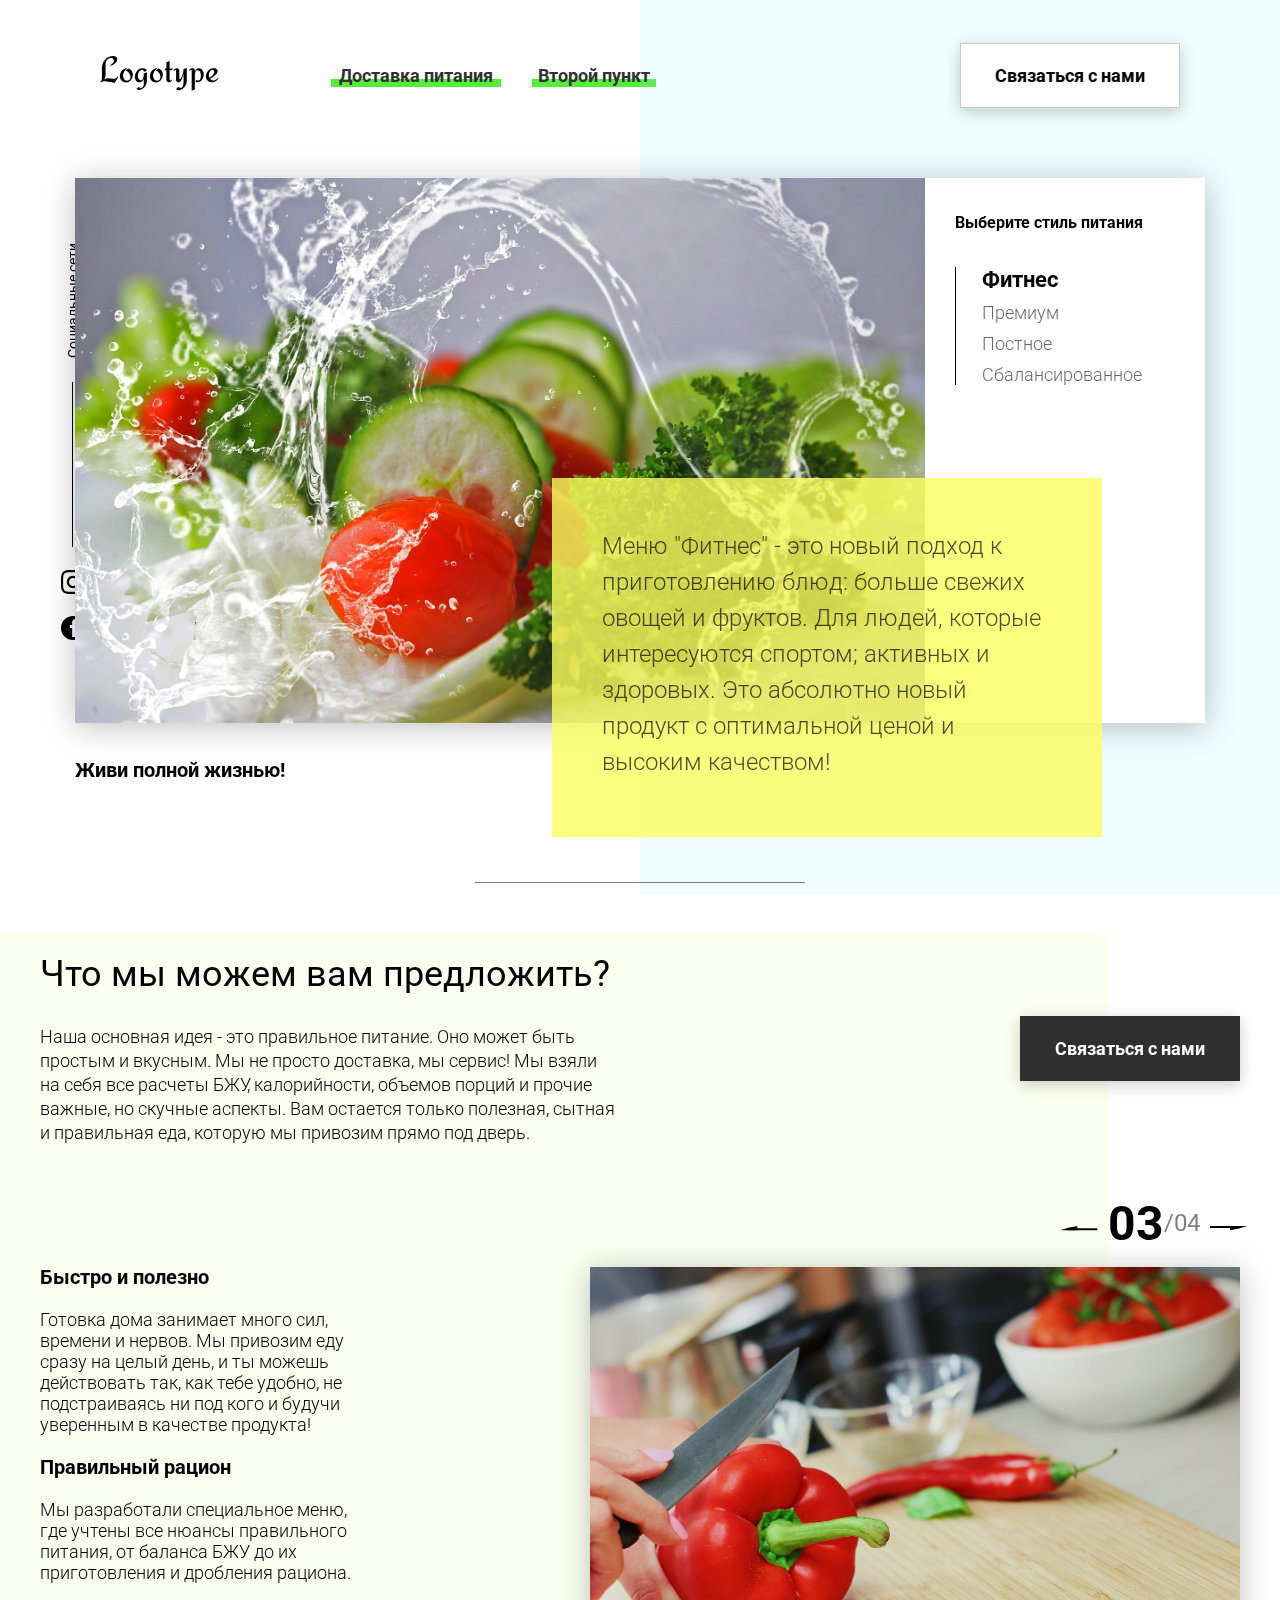
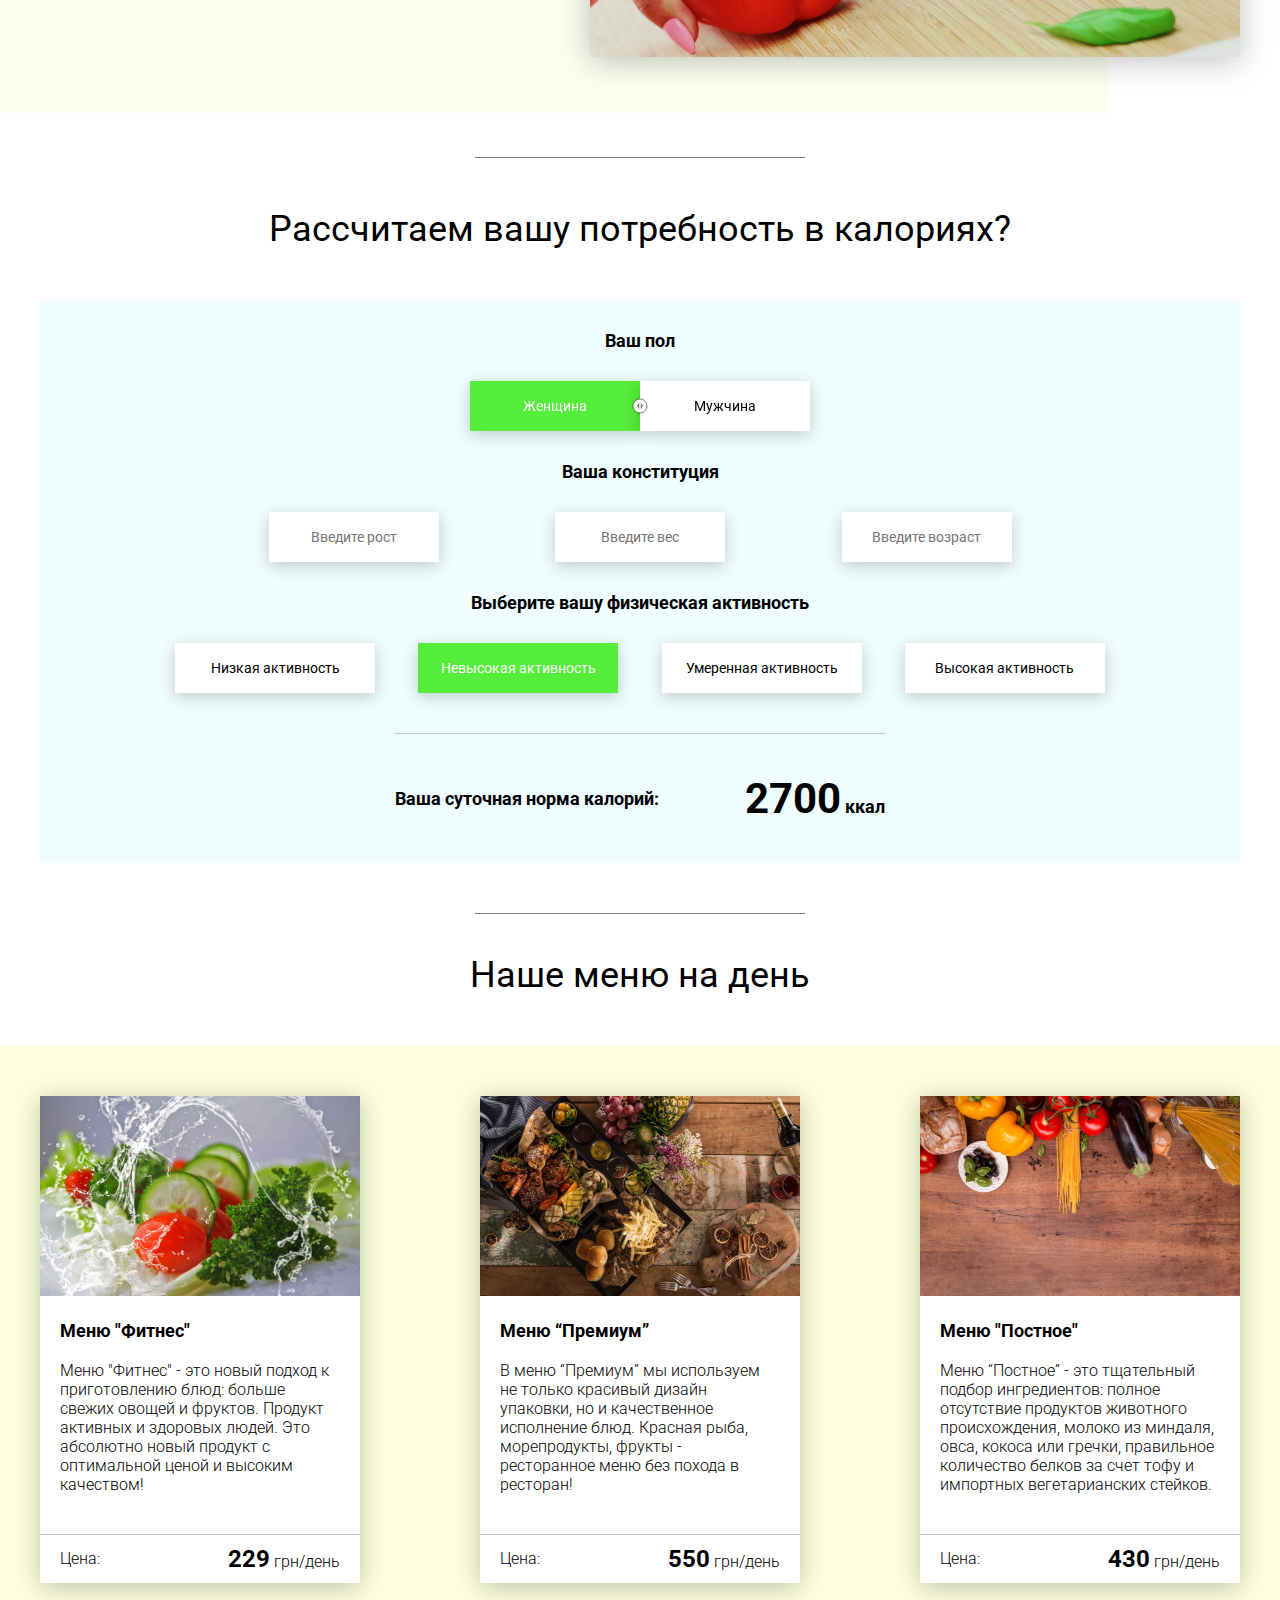
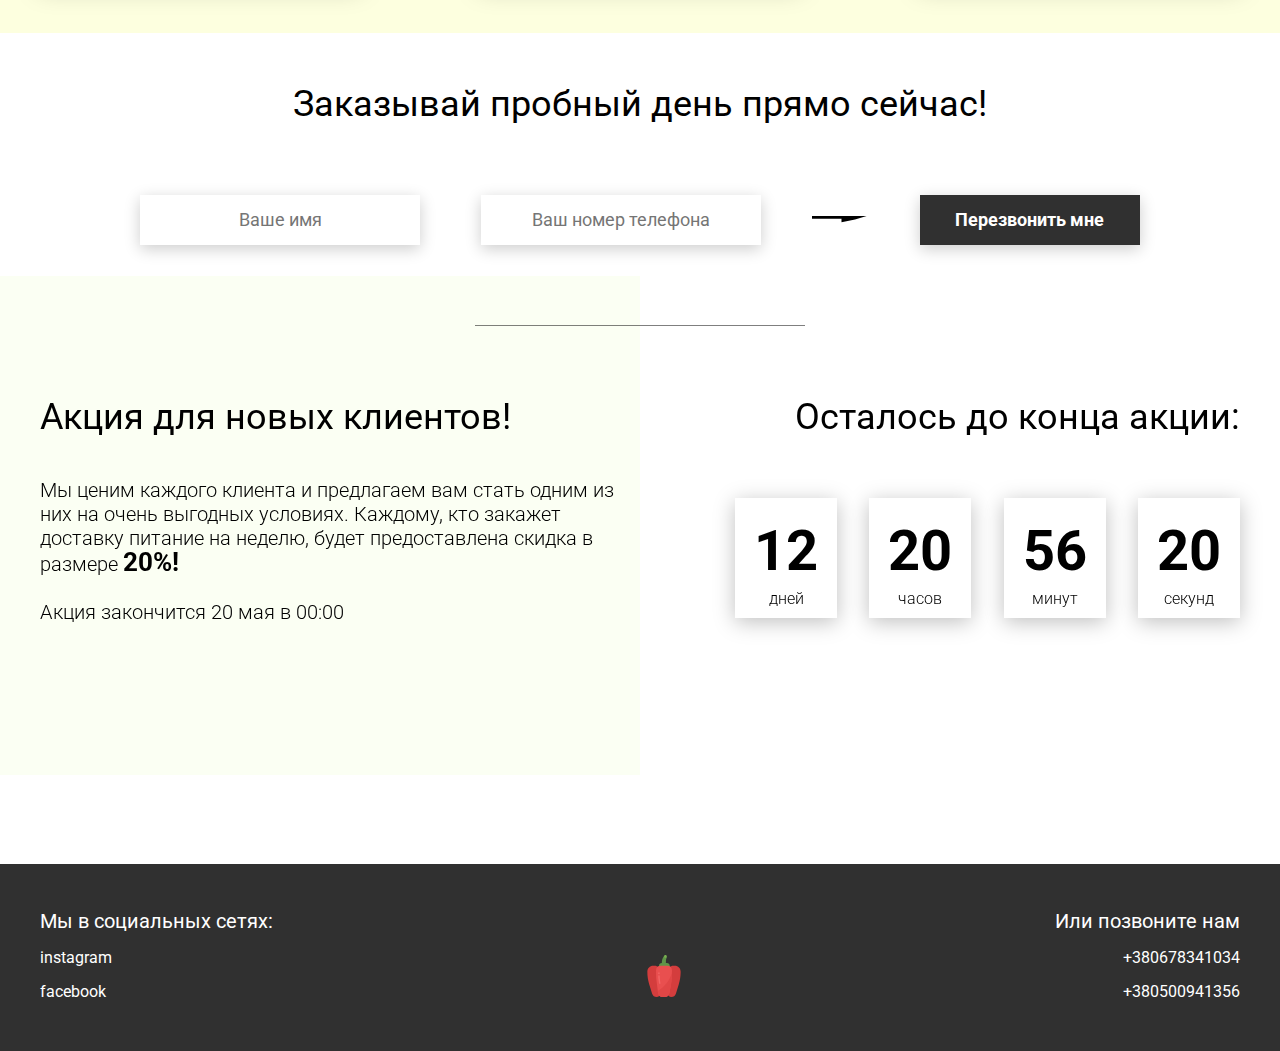
<file: index.html>
<!DOCTYPE html>
<html lang="en">
<head>
    <meta charset="UTF-8">
    <meta name="viewport" content="width=device-width, initial-scale=1.0">
    <title>Food</title>
    <link rel="stylesheet" href="css/style.css">
</head>
<body>
    <header class="header">
        <div class="header__left-block">
            <div class="header__logo">
                <img src="icons/logo.svg" alt="Логотип">
            </div>
            <nav class="header__links">
                <a href="#" class="header__link">Доставка питания</a>
                <a href="#" class="header__link">Второй пункт</a>
            </nav>
        </div>
        <div class="header__right-block">
            <button class="btn btn_white">Связаться с нами</button>
        </div>
    </header>
    <div class="sidepanel">
        <div class="sidepanel__text"><span>Социальные сети</span></div>
        <div class="sidepanel__divider"></div>
        <a href="#" class="sidepanel__icon">
            <img src="icons/instagram.svg" alt="instagram">
        </a>
        <a href="#" class="sidepanel__icon">
            <img src="icons/facebook.svg" alt="facebook">
        </a>
    </div>

    <div class="preview">
        <div class="bgc_blue"></div>
        <div class="container">
            <div class="tabcontainer">
                <div class="tabcontent">
                    <img src="img/tabs/vegy.jpg" alt="vegy">
                    <div class="tabcontent__descr">
                        Меню "Фитнес" - это новый подход к приготовлению блюд: больше свежих овощей и фруктов. Для людей, которые интересуются спортом; активных и здоровых. Это абсолютно новый продукт с оптимальной ценой и высоким качеством!
                    </div>
                </div>
                <div class="tabcontent">
                    <img src="img/tabs/elite.jpg" alt="elite">
                    <div class="tabcontent__descr">
                        Меню “Премиум” - мы используем не только красивый дизайн упаковки, но и качественное исполнение блюд. Красная рыба, морепродукты, фрукты - ресторанное меню без похода в ресторан!                                     
                    </div>
                </div>
                <div class="tabcontent">
                    <img src="img/tabs/post.jpg" alt="post">
                    <div class="tabcontent__descr">
                        Наше специальное “Постное меню” - это тщательный подбор ингредиентов: полное отсутствие продуктов животного происхождения. Полная гармония с собой и природой в каждом элементе! Все будет Ом!                                     
                    </div>
                </div>
                <div class="tabcontent">
                    <img src="img/tabs/vegy.jpg" alt="vegy">
                    <div class="tabcontent__descr">
                        Меню "Сбалансированное" - это соответствие вашего рациона всем научным рекомендациям. Мы тщательно просчитываем вашу потребность в к/б/ж/у и создаем лучшие блюда для вас.
                    </div>
                </div>
                <div class="tabheader">
                    <h3>Выберите стиль питания</h3>
                    <div class="tabheader__items">
                        <div class="tabheader__item tabheader__item_active">Фитнес</div>
                        <div class="tabheader__item">Премиум</div>
                        <div class="tabheader__item">Постное</div>
                        <div class="tabheader__item">Сбалансированное</div>
                    </div>
                </div>
            </div>
            <div class="preview__life">Живи полной жизнью!</div>
        </div>
    </div>

    <div class="divider"></div>

    <div class="offer">
        <div class="bgc_y"></div>
        <div class="container">
            <div class="offer__text">
                <h2 class="title">Что мы можем вам предложить?</h2>
                <div class="offer__descr">
                    Наша основная идея - это правильное питание. Оно может быть простым и вкусным. Мы не просто доставка, мы сервис! Мы взяли на себя все расчеты БЖУ, калорийности, объемов порций и прочие важные, но скучные аспекты. Вам остается только полезная, сытная и правильная еда, которую мы привозим прямо под дверь.
                </div>
            </div>
            <div class="offer__action">
                <button class="btn btn_dark">Связаться с нами</button>
            </div>
        </div>
        <div class="container">
            <div class="offer__advantages">
                <h2>Быстро и полезно</h2>
                <div class="offer__advantages-text">
                    Готовка дома занимает много сил, времени и нервов. Мы привозим еду сразу на целый день, и ты можешь действовать так, как тебе удобно, не подстраиваясь ни под кого и будучи уверенным в качестве продукта!
                </div>
                <h2>Правильный рацион</h2>
                <div class="offer__advantages-text">
                    Мы разработали специальное меню, где учтены все нюансы правильного питания, от баланса БЖУ до их приготовления и дробления рациона.
                </div>
            </div>
            <div class="offer__slider">
                <div class="offer__slider-counter">
                    <div class="offer__slider-prev">
                        <img src="icons/left.svg" alt="prev">
                    </div>
                    <span id="current">03</span>
                    /
                    <span id="total">04</span>
                    <div class="offer__slider-next">
                        <img src="icons/right.svg" alt="next">
                    </div>
                </div>
                <div class="offer__slider-wrapper">
                    <div class="offer__slide">
                        <img src="img/slider/pepper.jpg" alt="pepper">
                    </div>
                    <!-- <div class="offer__slide">
                        <img src="img/slider/food-12.jpg" alt="food">
                    </div>
                    <div class="offer__slide">
                        <img src="img/slider/olive-oil.jpg" alt="oil">
                    </div>
                    <div class="offer__slide">
                        <img src="img/slider/paprika.jpg" alt="paprika">
                    </div> -->
                </div>
            </div>
        </div>
    </div>

    <div class="divider"></div>

    <div class="calculating">
        <div class="container">
            <h2 class="title">Рассчитаем вашу потребность в калориях?
            </h2>
            <div class="calculating__field">
                <div class="calculating__subtitle">
                    Ваш пол
                </div>
                <div class="calculating__choose" id="gender">
                    <div class="calculating__choose-item calculating__choose-item_active">Женщина</div>
                    <div class="calculating__choose-item">Мужчина</div>
                </div>

                <div class="calculating__subtitle">
                    Ваша конституция
                </div>
                <div class="calculating__choose calculating__choose_medium">
                    <input type="text" id="height" placeholder="Введите рост" class="calculating__choose-item">
                    <input type="text" id="weight" placeholder="Введите вес"  class="calculating__choose-item">
                    <input type="text" id="age" placeholder="Введите возраст" class="calculating__choose-item">
                </div>

                <div class="calculating__subtitle">
                    Выберите вашу физическая активность
                </div>
                <div class="calculating__choose calculating__choose_big">
                    <div id="low" class="calculating__choose-item">Низкая активность </div>
                    <div id="small"  class="calculating__choose-item calculating__choose-item_active">Невысокая активность</div>
                    <div id="medium" class="calculating__choose-item">Умеренная активность</div>
                    <div id="high" class="calculating__choose-item">Высокая активность</div>
                </div>

                <div class="calculating__divider"></div>

                <div class="calculating__total">
                    <div class="calculating__subtitle">
                        Ваша суточная норма калорий:
                    </div>
                    <div class="calculating__result">
                        <span>2700</span> ккал
                    </div>
                </div>
            </div>
        </div>
    </div>

    <div class="divider"></div>

    <div class="menu">
        <h2 class="title">Наше меню на день</h2>

        <div class="menu__field">
            <div class="container">
                <div class="menu__item">
                    <img src="img/tabs/vegy.jpg" alt="vegy">
                    <h3 class="menu__item-subtitle">Меню "Фитнес"</h3>
                    <div class="menu__item-descr">Меню "Фитнес" - это новый подход к приготовлению блюд: больше свежих овощей и фруктов. Продукт активных и здоровых людей. Это абсолютно новый продукт с оптимальной ценой и высоким качеством!</div>
                    <div class="menu__item-divider"></div>
                    <div class="menu__item-price">
                        <div class="menu__item-cost">Цена:</div>
                        <div class="menu__item-total"><span>229</span> грн/день</div>
                    </div>
                </div>
                <div class="menu__item">
                    <img src="img/tabs/elite.jpg" alt="elite">
                    <h3 class="menu__item-subtitle">Меню “Премиум”</h3>
                    <div class="menu__item-descr">В меню “Премиум” мы используем не только красивый дизайн упаковки, но и качественное исполнение блюд. Красная рыба, морепродукты, фрукты - ресторанное меню без похода в ресторан!</div>
                    <div class="menu__item-divider"></div>
                    <div class="menu__item-price">
                        <div class="menu__item-cost">Цена:</div>
                        <div class="menu__item-total"><span>550</span> грн/день</div>
                    </div>
                </div>
                <div class="menu__item">
                    <img src="img/tabs/post.jpg" alt="post">
                    <h3 class="menu__item-subtitle">Меню "Постное"</h3>
                    <div class="menu__item-descr">Меню “Постное” - это тщательный подбор ингредиентов: полное отсутствие продуктов животного происхождения, молоко из миндаля, овса, кокоса или гречки, правильное количество белков за счет тофу и импортных вегетарианских стейков. </div>
                    <div class="menu__item-divider"></div>
                    <div class="menu__item-price">
                        <div class="menu__item-cost">Цена:</div>
                        <div class="menu__item-total"><span>430</span> грн/день</div>
                    </div>
                </div>
            </div>
        </div>
    </div>

    <div class="order">
        <div class="container">
            <div class="title">Заказывай пробный день прямо сейчас!</div>
            <form action="#" class="order__form">
                <input required placeholder="Ваше имя" name="name" type="text" class="order__input">
                <input required placeholder="Ваш номер телефона" name="phone" type="phone" class="order__input">
                <img src="icons/right.svg" alt="right">
                <button class="btn btn_dark btn_min">Перезвонить мне</button>
            </form>
        </div>
    </div>

    <div class="divider"></div>

    <div class="promotion">
        <div class="bgc_y"></div>
        <div class="container">
            <div class="promotion__text">
                <div class="title">Акция для новых клиентов!</div>
                <div class="promotion__descr">
                    Мы ценим каждого клиента и предлагаем вам стать одним из них на очень выгодных условиях. 
                    Каждому, кто закажет доставку питание на неделю, будет предоставлена скидка в размере <span>20%!</span>
                    <br><br>
                    Акция закончится 20 мая в 00:00
                </div>
            </div>
            <div class="promotion__timer">
                <div class="title">Осталось до конца акции:</div>
                <div class="timer">
                    <div class="timer__block">
                        <span id="days">12</span>
                        дней
                    </div>
                    <div class="timer__block">
                        <span id="hours">20</span>
                        часов
                    </div>
                    <div class="timer__block">
                        <span id="minutes">56</span>
                        минут
                    </div>
                    <div class="timer__block">
                        <span id="seconds">20</span>
                        секунд
                    </div>
                </div>
            </div>
        </div>
    </div>

    <footer class="footer">
        <div class="container">
            <div class="social">
                <div class="subtitle">Мы в социальных сетях:</div>
                <a href="#" class="link">instagram</a>
                <a href="#" class="link">facebook</a>
            </div>
            <div class="pepper">
                <img src="icons/veg.svg" alt="pepper">
            </div>
            <div class="call">
                <div class="subtitle">Или позвоните нам</div>
                <a href="#" class="link">+380678341034</a>
                <a href="#" class="link">+380500941356</a>
            </div>
        </div>
    </footer>

    <div class="modal">
        <div class="modal__dialog">
            <div class="modal__content">
                <form action="#">
                    <div class="modal__close">&times;</div>
                    <div class="modal__title">Мы свяжемся с вами как можно быстрее!</div>
                    <input required placeholder="Ваше имя" name="name" type="text" class="modal__input">
                    <input required placeholder="Ваш номер телефона" name="phone" type="phone" class="modal__input">
                    <button class="btn btn_dark btn_min">Перезвонить мне</button>
                </form>
            </div>
        </div>
    </div>
</body>
<script src="js/script.js"></script>
</html>
</file>
<file: css/style.css>
@import url(https://fonts.googleapis.com/css?family=Roboto:300,400,700&display=swap&subset=cyrillic-ext);*{box-sizing:border-box;margin:0;padding:0;font-family:Roboto,sans-serif}a{text-decoration:none}.btn{width:220px;height:65px;display:flex;justify-content:center;align-items:center;background-color:#fff;font-size:18px;font-weight:700;border:1px solid rgba(0,0,0,.2);box-shadow:0 4px 15px rgba(0,0,0,.2);cursor:pointer;transition:.3s all;outline:0}.btn_white{background-color:#fff}.btn_dark{background-color:#303030;color:#fff;border:none}.btn_min{height:50px}.btn:hover{box-shadow:0 4px 30px rgba(0,0,0,.3)}.container{max-width:1200px;margin:0 auto}.divider{width:330px;height:1px;margin:0 auto;background-color:rgba(0,0,0,.5)}.title{font-size:36px;font-weight:400}.header{display:flex;justify-content:space-between;align-items:center;height:150px;padding:0 100px}.header__left-block{display:flex;justify-content:space-between;min-width:550px}.header__logo{max-width:170px}.header__logo img{width:100%}.header__links{display:flex;align-items:center}.header__link{position:relative;margin-right:45px;font-weight:700;font-size:18px;color:#303030}.header__link:after{content:'';position:absolute;display:block;width:110%;left:-5%;bottom:-1px;z-index:-1;height:8px;background:#54ed39}.header__link:last-child{margin-right:0}.sidepanel{position:fixed;left:60px;top:240px;height:400px;width:25px;display:flex;flex-direction:column;justify-content:space-between;align-items:center}.sidepanel__text{width:120px;height:120px;font-size:14px}.sidepanel__text span{display:flex;transform:rotate(-90deg) translateX(-50px)}.sidepanel__divider{width:1px;height:165px;background-color:#000}.sidepanel__icon{width:24px;height:24px}.sidepanel__icon img{width:100%}.preview{padding:28px 0 100px 0;position:relative}.preview__life{font-weight:700;font-size:20px;margin-left:35px;margin-top:35px}.bgc_blue{position:absolute;right:0;top:-155px;width:50vw;height:900px;background:rgba(146,242,255,.15);z-index:-1}.tabcontainer{display:flex;width:1130px;margin:0 auto;box-shadow:0 4px 30px rgba(0,0,0,.25)}.tabcontent{width:850px;position:relative}.tabcontent img{width:100%;height:100%;object-fit:cover}.tabcontent__descr{position:absolute;top:300px;right:-177px;width:550px;height:359px;background:rgba(251,254,93,.8);padding:50px;font-size:24px;font-weight:300;line-height:36px;color:rgba(0,0,0,.7)}.tabheader{width:280px;padding:35px 30px;background-color:#fff}.tabheader h3{font-weight:700;font-size:16px}.tabheader__items{margin-top:35px;padding-left:26px;border-left:1px solid #000}.tabheader__item{font-weight:700;font-size:18px;font-weight:300;margin-top:10px;color:rgba(0,0,0,.6);cursor:pointer;transition:.3s all}.tabheader__item_active{color:#000;font-size:22px;font-weight:700}.offer{padding:70px 0 100px 0;position:relative}.offer .container{display:flex;justify-content:space-between}.offer .bgc_y{position:absolute;width:1109px;height:780px;background:rgba(243,255,222,.45);z-index:-1;top:50px}.offer__text{width:580px}.offer__descr{font-size:18px;margin-top:30px;font-weight:300;line-height:24px}.offer__action{display:flex;align-items:center;justify-content:flex-end}.offer__advantages{width:330px;margin-top:50px}.offer__advantages h2{font-weight:700;font-size:20px;margin-top:20px}.offer__advantages h2:first-child{margin-top:70px}.offer__advantages-text{margin-top:20px;font-size:18px;font-weight:300;line-height:21px}.offer__slider{width:650px;margin-top:50px;display:flex;flex-direction:column;align-items:flex-end}.offer__slider-counter{display:flex;width:180px;align-items:center;font-size:24px;color:rgba(0,0,0,.5)}.offer__slider-wrapper{width:100%;margin-top:15px;box-shadow:0 4px 30px rgba(0,0,0,.25)}.offer__slider-prev{margin-right:10px;cursor:pointer}.offer__slider-next{margin-left:10px;cursor:pointer}.offer__slider #current{font-size:48px;font-weight:700;color:#000}.offer__slide{width:100%;height:390px}.offer__slide img{width:100%;height:100%;object-fit:cover}.calculating{padding:50px 0}.calculating .title{text-align:center}.calculating__field{width:100%;margin-top:50px;background:rgba(146,242,255,.15);padding:30px 0 40px 0}.calculating__subtitle{text-align:center;font-size:18px;font-weight:700;margin-top:30px}.calculating__subtitle:first-child{margin-top:0}.calculating #gender:after{content:'';position:absolute;top:50%;transform:translateY(-50%);display:block;width:16px;height:16px;background:url(../icons/switch.svg) center center/cover no-repeat}.calculating__choose{position:relative;display:flex;margin-top:30px;justify-content:center}.calculating__choose-item{display:flex;align-items:center;justify-content:center;width:170px;height:50px;padding:0 10px;background:#fff;box-shadow:0 4px 15px rgba(0,0,0,.2);border:none;text-align:center;font-size:14px;cursor:pointer;outline:0;transition:.3s all}.calculating__choose-item_active{color:#fff;background-color:#54ed39}.calculating__choose_medium{width:743px;justify-content:space-between;margin:30px auto 0 auto}.calculating__choose_big{width:930px;justify-content:space-between;margin:30px auto 0 auto}.calculating__choose_big .calculating__choose-item{width:200px}.calculating__divider{width:490px;height:1px;margin:40px auto;background-color:rgba(0,0,0,.2)}.calculating__total{width:490px;margin:0 auto;display:flex;justify-content:space-between;align-items:center}.calculating__result{font-size:18px;font-weight:700}.calculating__result span{font-size:42px}.menu{padding:40px 0 50px 0}.menu .container{display:flex;justify-content:space-between;align-items:flex-start}.menu .title{text-align:center}.menu__field{margin-top:50px;padding:50px 0;width:100%;background:rgba(249,254,126,.25)}.menu__item{width:320px;min-height:450px;background:#fff;box-shadow:0 4px 25px rgba(0,0,0,.25);font-size:16px;font-weight:300}.menu__item img{width:100%;height:200px;object-fit:cover}.menu__item-subtitle{font-weight:700;font-size:18px;padding:0 20px;margin-top:20px}.menu__item-descr{margin-top:20px;padding:0 20px}.menu__item-divider{width:100%;height:1px;background-color:rgba(0,0,0,.25);margin-top:40px}.menu__item-price{display:flex;justify-content:space-between;align-items:center;padding:10px 20px}.menu__item-price span{font-size:24px;font-weight:700}.order{padding-bottom:80px}.order .title{text-align:center}.order__form{margin-top:70px;padding:0 100px;display:flex;justify-content:space-between;align-items:center}.order__form img{transform:scale(1.5)}.order__input{width:280px;height:50px;background:#fff;box-shadow:0 4px 15px rgba(0,0,0,.2);border:none;font-size:18px;text-align:center;padding:0 20px;outline:0}.promotion{padding:70px 0 240px 0;position:relative}.promotion .container{display:flex}.promotion .bgc_y{position:absolute;width:50%;height:499px;background:rgba(243,255,222,.35);z-index:-1;top:-50px;left:0}.promotion__text{width:50%}.promotion__descr{margin-top:40px;font-size:20px;line-height:24px;font-weight:300}.promotion__descr span{font-weight:700;font-size:26px}.promotion__timer{width:50%}.promotion__timer .title{text-align:right}.promotion__timer .timer{margin-top:60px;padding-left:95px;display:flex;justify-content:space-between;align-items:center}.promotion__timer .timer__block{width:102px;height:120px;background:#fff;box-shadow:0 4px 20px rgba(0,0,0,.25);font-size:16px;font-weight:300;text-align:center}.promotion__timer .timer__block span{display:block;margin-top:20px;margin-bottom:5px;font-size:56px;font-weight:700}.footer{min-height:180px;background-color:#303030;padding:45px 0 50px 0;color:#fff}.footer .container{height:100%;display:flex;justify-content:space-between;align-items:flex-end}.footer .subtitle{font-size:20px}.footer .link{display:block;margin-top:15px;font-size:16px;color:#fff}.footer .call{text-align:right}.modal{position:fixed;top:0;left:0;z-index:1050;display:none;width:100%;height:100%;overflow:hidden;background-color:rgba(0,0,0,.5)}.modal__dialog{max-width:500px;margin:40px auto}.modal__content{position:relative;width:100%;padding:40px;background-color:#fff;border:1px solid rgba(0,0,0,.2);border-radius:4px;max-height:80vh;overflow-y:auto}.modal__close{position:absolute;top:8px;right:14px;font-size:30px;color:#000;opacity:.5;font-weight:700;border:none;background-color:transparent;cursor:pointer}.modal__title{text-align:center;font-size:22px;text-transform:uppercase}.modal__input{display:block;margin:20px auto 20px auto;width:280px;height:50px;background:#fff;box-shadow:0 4px 15px rgba(0,0,0,.2);border:none;font-size:18px;text-align:center;padding:0 20px;outline:0}.modal .btn{display:block;width:280px;margin:0 auto}
.hide{
    display: none;
}
.show{
    display: block;
}
.fade{
    animation-name: fade;
    animation-duration: 1.5s;    
}

@keyframes fade{
    from{
        opacity: 0.1;}
    to{
        opacity: 1;
    }
}
</file>
